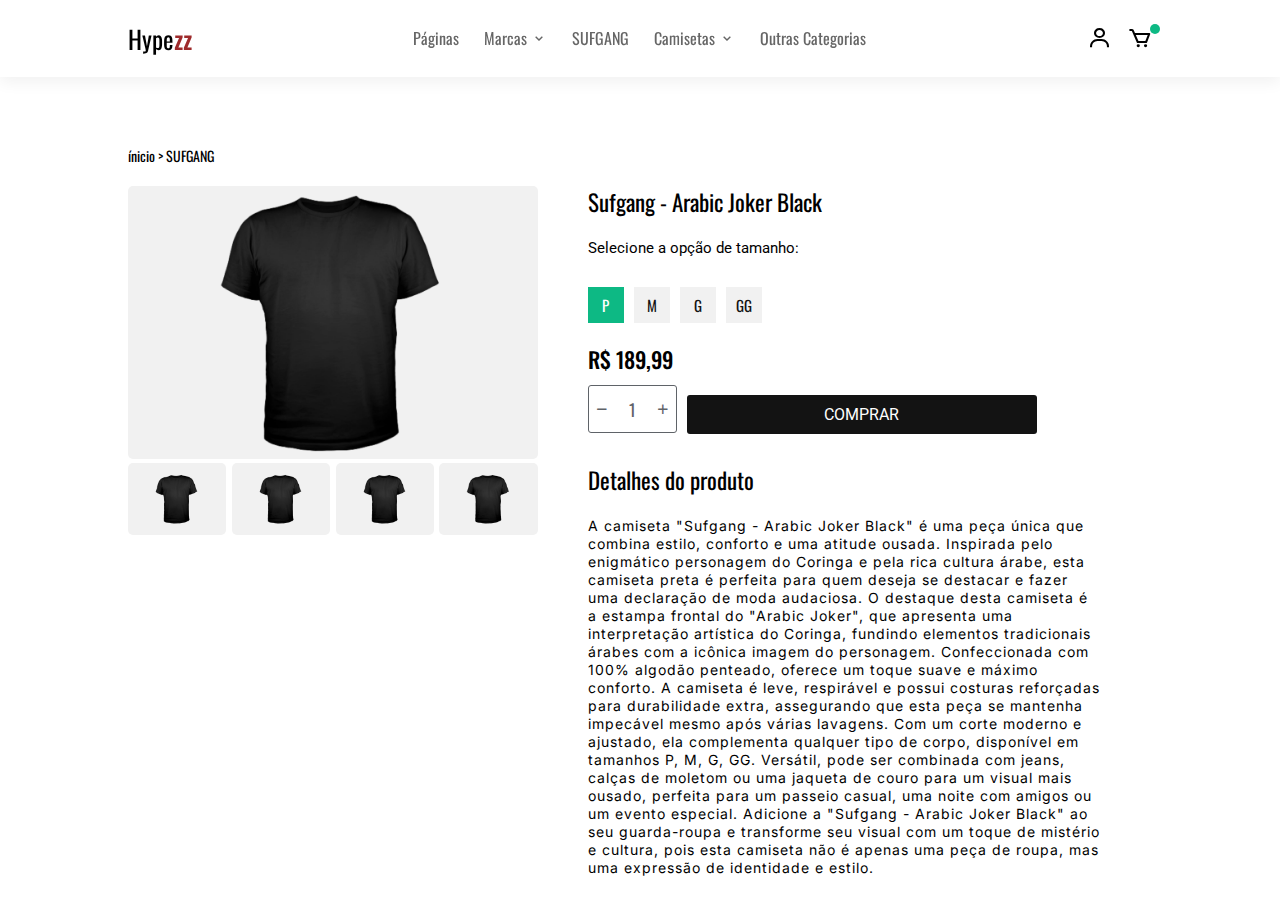
<file: details.html>
<!DOCTYPE html>
<html lang="pt-br">
  <head>
    <meta charset="UTF-8" />
    <meta name="viewport" content="width=device-width, initial-scale=1.0" />
    <title>Sufgang - Arabic Joker Black</title>
    <link rel="stylesheet" href="style.css" />
    <link rel="stylesheet" href="globals.css" />
    <link rel="stylesheet" href="details.css" />
    <link
      href="https://unpkg.com/boxicons@2.1.4/css/boxicons.min.css"
      rel="stylesheet"
    />
  </head>
  <body>
    <header>
      <a href="index.html" class="logo">Hype<span>zz</span></a>

      <nav class="nav-menu">
        <li><a href="#">páginas</a></li>
        <li>
          <a href="#">marcas <i class="bx bx-chevron-down"></i></a>
          <ul class="dropdown">
            <li><a href="#">Nike</a></li>
            <li><a href="#">Adidas</a></li>
            <li><a href="#">Puma</a></li>
          </ul>
        </li>
        <li><a href="#" id="sufgang">sufgang</a></li>
        <li>
          <a href="#">camisetas <i class="bx bx-chevron-down"></i></a>
          <ul class="dropdown">
            <li><a href="">Básicas</a></li>
            <li><a href="">Especiais</a></li>
            <li><a href="">Manga Longa</a></li>
          </ul>
        </li>
        <li><a href="#">outras categorias</a></li>
      </nav>

      <div class="nav-menu-mobile">
        <div class="close-menu-mobile">
          <a href="" id="close-menu-icon">
            <i class="bx bx-x"></i>
          </a>
        </div>
        <nav class="container">
          <ul>
            <li><a href="#">páginas</a></li>
            <li>
              <div class="categoria-pagina com-filho">
                <a href="#">marcas</a>
                <a href="" class="sub-menu-icon">&#8628;</a>
              </div>
              <ul class="dropdown">
                <li><a href="#">Nike</a></li>
                <li><a href="#">Adidas</a></li>
                <li><a href="#">Puma</a></li>
              </ul>
            </li>
            <li><a href="#" id="sufgang">sufgang</a></li>
            <li>
              <div class="categoria-pagina com-filho">
                <a href="#">camisetas</a>
                <a href="" class="sub-menu-icon">&#8628;</a>
              </div>
              <ul class="dropdown">
                <li><a href="">Básicas</a></li>
                <li><a href="">Especiais</a></li>
                <li><a href="">Manga Longa</a></li>
              </ul>
            </li>
            <li><a href="#">outras categorias</a></li>
          </ul>
        </nav>
      </div>

      <div class="nav-icon">
        <div class="menu">
          <div class="bar"></div>
          <div class="bar"></div>
          <div class="bar"></div>
        </div>
        <i class="bx bx-user"></i>
        <i class="bx bx-cart" id="cart-icon"></i>
      </div>
    </header>

    <div class="cart">
      <!-- Close cart button -->
      <i class="bx bx-x" id="close-cart"></i>
      <h2 class="cart-title">Seu carrinho</h2>
      <!-- <hr /> -->
      <div class="cart-content">
        <p class="info">
          <i class="bx bx-info-circle"></i> O carrinho de compras está vazio.
        </p>
      </div>

      <a href="" class="buy-btn disabled">Encerrar compra</a>
    </div>

    <section id="prodetails" class="section-container">
      <div class="single-pro-image">
        <h6><a href="index.html">ínicio</a> > SUFGANG</h6>

        <img
          src="./camiseta-preta-2.png"
          width="100%"
          alt="Black Shoe"
          id="zoom-image"
        />

        <div class="small-img-group">
          <div class="small-img-icon">
            <img
              src="./camiseta-preta-2.png"
              width="100%"
              class="small-img"
              alt=""
            />
          </div>
          <div class="small-img-icon">
            <img
              src="./camiseta-preta-2.png"
              width="100%"
              class="small-img"
              alt=""
            />
          </div>
          <div class="small-img-icon">
            <img
              src="./camiseta-preta-2.png"
              width="100%"
              class="small-img"
              alt=""
            />
          </div>
          <div class="small-img-icon">
            <img
              src="./camiseta-preta-2.png"
              width="100%"
              class="small-img"
              alt=""
            />
          </div>
        </div>
      </div>

      <div class="single-pro-details">
        <!-- <h6>ínicio > SUFGANG</h6> -->
        <h4>Sufgang - Arabic Joker Black</h4>
        <p>Selecione a opção de tamanho:</p>
        <ul id="sizes" class="container-sizes">
          <li class="active"><a href="">P</a></li>
          <li><a href="">M</a></li>
          <li><a href="">G</a></li>
          <li><a href="">GG</a></li>
        </ul>
        <span id="size-not-found" style="color: #e63946; display: none"
          ><i class="bx bx-info-circle"></i> Tamanho Indisponível</span
        >
        <h2>R$ 189,99</h2>
        <div class="buy-container">
          <div class="qtd-cart-container">
            <i class="bx bx-minus" id="minus"></i>
            <input value="1" min="1" id="input-quantity" />
            <i class="bx bx-plus" id="plus"></i>
          </div>
          <a id="btn-buy">Comprar</a>
        </div>
        <h4>Detalhes do produto</h4>
        <span
          >A camiseta "Sufgang - Arabic Joker Black" é uma peça única que
          combina estilo, conforto e uma atitude ousada. Inspirada pelo
          enigmático personagem do Coringa e pela rica cultura árabe, esta
          camiseta preta é perfeita para quem deseja se destacar e fazer uma
          declaração de moda audaciosa. O destaque desta camiseta é a estampa
          frontal do "Arabic Joker", que apresenta uma interpretação artística
          do Coringa, fundindo elementos tradicionais árabes com a icônica
          imagem do personagem. Confeccionada com 100% algodão penteado, oferece
          um toque suave e máximo conforto. A camiseta é leve, respirável e
          possui costuras reforçadas para durabilidade extra, assegurando que
          esta peça se mantenha impecável mesmo após várias lavagens. Com um
          corte moderno e ajustado, ela complementa qualquer tipo de corpo,
          disponível em tamanhos P, M, G, GG. Versátil, pode ser combinada com
          jeans, calças de moletom ou uma jaqueta de couro para um visual mais
          ousado, perfeita para um passeio casual, uma noite com amigos ou um
          evento especial. Adicione a "Sufgang - Arabic Joker Black" ao seu
          guarda-roupa e transforme seu visual com um toque de mistério e
          cultura, pois esta camiseta não é apenas uma peça de roupa, mas uma
          expressão de identidade e estilo.
        </span>
      </div>
    </section>

    <script>
      const sizes = document.querySelectorAll("#sizes li");
      const notSizeMsg = document.getElementById("size-not-found");
      const btnBuy = document.getElementById("btn-buy");

      // console.log(sizes);

      sizes.forEach((size) => {
        size.addEventListener("click", (e) => {
          e.preventDefault();

          if (size.children[0].innerHTML == "M") {
            notSizeMsg.style.display = "block";
            btnBuy.classList.add("disabled");
          } else {
            notSizeMsg.style.display = "none";
            btnBuy.classList.remove("disabled");
          }

          sizes.forEach((s) => s.classList.remove("active"));

          size.classList.add("active");
        });
      });

      let cartIcon = document.getElementById("cart-icon");
      let closeCartIcon = document.getElementById("close-cart");
      let cart = document.querySelector(".cart");

      cartIcon.addEventListener("click", () => {
        cart.classList.add("ativo");
      });

      closeCartIcon.addEventListener("click", () => {
        cart.classList.remove("ativo");
      });

      const plusAddCart = document.getElementById("plus");
      const minusIconCart = document.getElementById("minus");
      const cartQuantity = document.getElementById("input-quantity");

      plusAddCart.addEventListener("click", () => {
        cartQuantity.value++;
      });

      minusIconCart.addEventListener("click", () => {
        if (cartQuantity.value == 1) {
          return 1;
        }

        cartQuantity.value--;
      });
    </script>
  </body>
</html>
</file>
<file: style.css>
@import url("https://fonts.googleapis.com/css2?family=Oswald:wght@200..700&display=swap");
@import url(https://fonts.googleapis.com/css?family=Roboto:100,100italic,300,300italic,regular,italic,500,500italic,700,700italic,900,900italic);
@import url(https://fonts.googleapis.com/css?family=Inter:100,200,300,regular,500,600,700,800,900);

body {
  height: 100dvh;
  transition: all 0.4s;
}

body.transparente {
  background-color: #666;
}

header {
  display: flex;
  align-items: center;
  justify-content: space-between;
  padding: 20px 10%;
  box-shadow: 0 5px 15px rgba(0, 0, 0, 0.06);
  position: sticky;
  top: 0;
  z-index: 999;
  background-color: #ffffff;
}

header .logo {
  font-family: "Oswald";
  font-size: 25px;
  color: black;
}

header .logo span {
  color: #9e2a2b;
  font-weight: 500;
}

header .nav-menu {
  display: flex;
  gap: 25px;
  align-items: center;
}

header .nav-menu li a {
  font-family: "Oswald";
  color: #666666;
  text-transform: capitalize;
  position: relative;
  /* text-align: center; */
}

header .nav-menu li:hover ul.dropdown {
  display: block;
  text-align: center;
}

header .nav-menu ul.dropdown {
  /* width: 56px; */
  text-align: center;
  display: none;
  z-index: 999;
  position: absolute;
  background-color: #202124;
}

header .nav-menu li:hover ul.dropdown a {
  padding: 10px 50px;
  color: black;
  display: flex;
  align-items: center;
  flex-direction: column;
  background-color: #ffffff;
  /* gap: 15px; */
  font: 400 16px "Oswald";
  /* text-transform: uppercase; */
}

header .nav-menu li a:hover {
  color: #202124;
}

header .nav-menu li a::after {
  content: "";
  background-color: #0db984;
  height: 2px;
  width: 0%;
  display: block;
  transition: 0.3s;
  margin: 0 auto;
}

header .nav-menu li a:hover::after {
  width: 100%;
}

header .nav-menu li a#sufgang {
  text-transform: uppercase;
  /* font-size: 23px; */
}

header .nav-icon {
  display: flex;
  gap: 15px;
  align-items: center;
}

header .nav-icon i {
  font-size: 25px;
  font-weight: 500;
  transition: all 0.42s ease;
  cursor: pointer;
}

header .nav-icon i:hover {
  transform: scale(1.1);
  /* color: red; */
}

header .nav-icon i#cart-icon {
  position: relative;
}

header .nav-icon i#cart-icon::after {
  content: "";
  position: absolute;
  background-color: #0db984;
  width: 10px;
  height: 10px;
  top: -2px;
  right: -0.5rem;
  border-radius: 50%;
}

.cart {
  position: fixed;
  top: 0;
  right: -100%;
  padding: 20px;
  min-height: 100vh;
  background-color: #ffffff;
  width: 360px;
  z-index: 999;
  box-shadow: -2px 0 4px hsl(0 4% 15% / 10%);
  transition: all 0.2s ease-in-out;
  display: flex;
  flex-direction: column;
}

.cart .cart-content {
  flex: 1;
  margin-top: 0.5rem;
}

.cart .cart-content .item {
  padding: 10px 5px;
  display: flex;
  gap: 10px;
  font-family: Inter;
  border: 1px solid #cecece;
  border-radius: 5px;
  margin-bottom: 1rem;
}

.cart .cart-content .item .item-info {
  width: 100%;
}

.cart .cart-content .item img {
  background-color: #f1f1f1;
  /* padding: 5px; */
  border-radius: 5px;
  object-fit: contain;
}

.cart .cart-content .item .item-info h2 {
  font: 500 14px "Oswald";
}

.cart .cart-content .item .item-info p {
  font: 400 13px "Roboto";
}

.cart .cart-content .item .item-info .informations {
  margin-top: 1.1rem;
  display: flex;
  align-items: center;
  justify-content: space-between;
}

.cart .cart-content .item .item-info .informations .icon-actions i {
  font-size: 18px;
  color: red;
  cursor: pointer;
  padding: 5px;
}

.cart #info_msg {
  font: 200 12px "Inter";
  color: #3d9ccc;
  border: 1px solid #3d9ccc;
  text-align: center;
  padding: 8px;
}

.cart .cart-content-end {
  border-top: 1px solid #d1d1d1;
  display: flex;
  flex-direction: column;
  padding: 10px;
}

.cart .cart-content-end .content-price {
  display: flex;
  justify-content: space-between;
  align-items: center;
  margin: 10px 0;
  font: 400 18px "Oswald";
}

.cart .cart-content-end .content-price p {
  font-size: 20px;
}

.cart .cart-content-end .buy-btn {
  background-color: #0db984;
  text-align: center;
  font: 400 16px "Oswald";
  color: #ffffff;
  padding: 6px 0;
  text-transform: uppercase;
  border-radius: 3px;
}

.cart .cart-content-end .buy-btn.disabled {
  background-color: #202124;
  cursor: not-allowed;
  opacity: 0.5;
}

.cart.ativo {
  right: 0;
}

.cart .cart-title {
  font: 400 22px "Oswald";
  margin-bottom: 1.25rem;
}

#close-cart {
  position: absolute;
  top: 0.8rem;
  right: 1.7rem;
  padding: 3px;
  border-radius: 50%;
  /* background-color: #202124; */
  cursor: pointer;
  font-size: 25px;
  transition: all 0.2s ease-in-out;
}

#close-cart:hover {
  background-color: #f1f1f1f1;
}

.sales-container {
  display: grid;
  grid-template-columns: repeat(auto-fit, minmax(220px, auto));
  /* grid-template-columns: 200px repeat(auto-fill, 100px) 300px; */
  margin-top: 3rem;
  gap: 15px;
  place-content: center;
}

.sales-container .card-sale {
  /* background-color: #f1f1f1; */
  max-width: 250px;
  border-radius: 5px;
  cursor: pointer;
  transition: all 0.2s ease;
  /* padding: 20px; */
  /* min-height: 350px; */
  /* box-shadow: 2px 2px 4px 3px rgba(0, 0, 0, 0.1); */
  position: relative;
  overflow: hidden;
}

.sales-container .card-sale .addCart {
  padding: 10px;
  background-color: #0db984;
  /* background-color: rgba(0, 0, 0, 0.1); */
  border-radius: 5px;
  border: none;
  outline: none;
  position: absolute;
  top: 2%;
  right: 5%;
  box-shadow: 5px 3px 10px 2px rgba(0, 0, 0, 0.1);
  cursor: pointer;
  /* z-index: 2; */
  display: none;
}

.sales-container .card-sale:hover .addCart {
  display: block;
}

.sales-container .card-sale .addCart i {
  font-size: 20px;
  color: #000000;
  /* color: white; */
}

.sales-container .card-sale .about {
  position: absolute;
  bottom: -100%;
  left: 0;
  right: 0;
  /* background: linear-gradient(
    to top,
    rgba(255, 255, 255, 0.1),
    rgba(0, 0, 0, 0.2)
  ); */
  height: 50%;
  backdrop-filter: blur(1px) saturate(180%);
  display: flex;
  /* justify-content: flex-end; */
  align-items: end;
  transition: all 0.2s;
  padding: 0 20px;
}

.sales-container .card-sale:hover .about {
  bottom: 10px;
}

.sales-container .card-sale .about a {
  padding: 10px;
  background-color: #0db984;
  border-radius: 4px;
  width: 100%;
  text-align: center;
  font: 400 16px "Oswald";
  color: white;
  text-transform: uppercase;
}

.sales-container .card-sale img {
  width: 100%;
  object-fit: cover;
}

.sales-container .card-sale .card-sale-content {
  padding: 50px 20px;
  display: flex;
  flex-direction: column;
  gap: 5px;
}

.sales-container .card-sale .card-sale-content h3 {
  font: 400 16px "Roboto";
  white-space: nowrap;
  text-overflow: ellipsis;
  overflow: hidden;
}

.sales-container .card-sale .card-sale-content strong.price {
  font: 600 14px "Oswald";
  /* white-space: nowrap;
  text-overflow: ellipsis;
  overflow: hidden; */
}

.sales-container .card-sale .card-sale-content p {
  font: 400 14px "Roboto";
  color: #bdbdbd;
  /* white-space: nowrap;
  text-overflow: ellipsis;
  overflow: hidden; */
}

.sales-container .card-sale:hover {
  /* background-color: #f1f1f1; */
  box-shadow: 2px 2px 4px 5px rgba(0, 0, 0, 0.1);
}

.menu {
  cursor: pointer;
  display: none;
  @media (max-widht: 760px) {
  }
}

.menu .bar {
  display: block;
  width: 20px;
  height: 3px;
  border-radius: 3px;
  background-color: #202124;
  margin: 5px auto;
  transition: all 0.3s;
}

.nav-menu-mobile {
  position: fixed;
  top: 0;
  left: -100%;
  min-height: 100vh;
  /* width: 75vw; */
  width: 300px;
  background-color: #ffffff;
  box-shadow: 2px 0 4px hsl(0 4% 15% / 10%);
  z-index: 999;
  transition: all 0.4s;
  padding: 1.2rem 1.5rem;
}

.nav-menu-mobile.menu-visible {
  left: 0;
}

.nav-menu-mobile.menu-visible ~ body {
  background-color: #666666;
}

.nav-menu-mobile ul {
  display: flex;
  flex-direction: column;
  gap: 10px;
}

.nav-menu-mobile li a {
  font: 400 18px "Oswald";
  color: #000000;
  text-transform: capitalize;
  display: block;
}

.nav-menu-mobile .categoria-pagina {
  display: flex;
  align-items: center;
  justify-content: space-between;
}

.nav-menu-mobile ul li .dropdown {
  display: none;
  transition: all 0.4s ease;
  margin-top: 0.5rem;
}

.nav-menu-mobile ul li .dropdown.ativo {
  display: flex;
  transition: all 0.4s ease;
}

.nav-menu-mobile ul li .dropdown li a {
  font: 500 14px "Inter";
  /* display: block; */
  /* position: absolute; */
}

.nav-menu-mobile ul li .dropdown li a:hover {
  opacity: 0.5;
}

@media (max-width: 780px) {
  header .nav-menu {
    display: none;
  }

  .menu {
    display: block;
  }
}

.nav-menu-mobile .container {
  position: relative;
}

.nav-menu-mobile .close-menu-mobile {
  position: absolute;
  left: 100%;
  top: 0;
}

.nav-menu-mobile .close-menu-mobile #close-menu-icon {
  padding: 10px;
  background-color: #ffffff;
  display: flex;
  align-items: center;
  justify-content: center;
}

.nav-menu-mobile .close-menu-mobile #close-menu-icon i {
  font-size: 25px;
  color: black;
}

/* newsletter styles */
.section-container.newsletter .container {
  display: flex;
  gap: 15px;
  align-items: center;
}

.section-container.newsletter .container p {
  font-family: "Roboto";
  color: #808080;
  max-width: 150px;
}

.section-container.newsletter .container input {
  padding: 15px 15px;
  width: 300px;
  border: none;
  outline: none;
  border-radius: 5px;
  font-family: Roboto;
  font-size: 14px;
}

.section-container.newsletter .container a {
  background-color: #5f6368;
  padding: 15px 20px;
  color: #ffffff;
  border-radius: 5px !important;
  font-family: Roboto;
  font-size: 14px;
}
</file>
<file: globals.css>
* {
  margin: 0;
  padding: 0;
  box-sizing: border-box;
  list-style: none;
  text-decoration: none;
}

.section-container {
  padding: 3% 10%;
}

a:visited {
  color: inherit; /* ou qualquer cor que você prefira */
  text-decoration: none; /* remove o sublinhado */
}
</file>
<file: details.css>
@import url(https://fonts.googleapis.com/css?family=Montserrat:100,200,300,regular,500,600,700,800,900,100italic,200italic,300italic,italic,500italic,600italic,700italic,800italic,900italic);

.section-container .single-pro-image {
  width: 40%;
  margin-right: 50px;
}

#prodetails {
  display: flex;
  margin-top: 20px;
}

.single-pro-image > img {
  background-color: #f1f1f1;
  border-radius: 5px;
}

.small-img-group {
  display: flex;
  align-items: center;
  justify-content: space-between;
  /* margin-top: 20px; */
}

.small-img-group img {
  background-color: #f1f1f1;
  border-radius: 5px;
  padding: 10px;
}

.small-img-icon {
  flex-basis: 24%;
  cursor: pointer;
}

#prodetails .single-pro-details {
  width: 50%;
  padding-top: 30px;
}

#prodetails .single-pro-image > h6 {
  font: 400 14px "Oswald";
  padding: 10px 0 20px 0;
}

#prodetails .single-pro-image > h6 a {
  font: 400 14px "Oswald";
  color: #000000;
  /* padding: 10px 0 20px 0; */
  transition: all 0.4s;
}

#prodetails .single-pro-image > h6 a:hover {
  opacity: 0.6;
}

#prodetails .single-pro-details h4 {
  font: 400 23px "Oswald";
  padding: 20px 0 20px 0;
}

#prodetails .single-pro-details h2 {
  font: 500 22px "Oswald";
}

#prodetails .single-pro-details p {
  font: 400 15px "Roboto";
}

#prodetails .single-pro-details .container-sizes {
  display: flex;
  gap: 10px;
  padding: 30px 0 20px 0;
}

#prodetails .single-pro-details .container-sizes li {
  min-width: 36px;
  min-height: 36px;
  /* border-radius: 5px; */
  display: flex;
  align-items: center;
  justify-content: center;
  cursor: pointer;
  background-color: #f1f1f1;
  transition: all 0.43s;
  /* opacity: 0.5; */
}

#prodetails .single-pro-details .container-sizes li.active {
  background-color: #0db984;
}

#prodetails .single-pro-details .container-sizes li.active a {
  color: #ffffff;
}

#prodetails .single-pro-details .container-sizes li a {
  /* color: white; */
  color: #131313;
  font: 400 15px "Oswald";
}

#prodetails .single-pro-details .qtd-cart-container {
  border: 1px solid #5f6368;
  display: flex;
  align-items: center;
  padding: 5px 0;
  cursor: pointer;
  margin-bottom: 10px;
  border-radius: 3px;
}

#prodetails .single-pro-details .qtd-cart-container i {
  cursor: pointer;
  padding: 10px 5px;
  transition: all 0.42s;
  color: #5f6368;
  /* background-color: #f1f1f1; */
}

#prodetails .single-pro-details .buy-container {
  display: flex;
  align-items: center;
  gap: 10px;
  margin-top: 10px;
}

#prodetails .single-pro-details .qtd-cart-container input {
  height: 30px;
  width: 35px;
  outline: none;
  border: none;
  font-size: 17px;
  font-family: "Oswald";
  text-align: center;
  color: #5f6368;
  pointer-events: none;
  padding: 0;
}

#prodetails .single-pro-details input:focus {
  background-color: #f1f1f1;
}

#prodetails .single-pro-details .buy-container > a {
  padding: 10px;
  width: 350px;
  background-color: #131313;
  color: white;
  text-align: center;
  font: 400 16px "Roboto";
  border-radius: 3px;
  cursor: pointer;
  text-transform: uppercase;
}

#prodetails .single-pro-details .buy-container > a.disabled {
  color: white;
  cursor: not-allowed;
  opacity: 0.3;
}

#prodetails .single-pro-details > a i {
  margin-right: 10px;
}

#prodetails .single-pro-details span {
  /* line-height: 50px; */
  letter-spacing: 1px;
  font: 400 14px "Inter";
  /* color: #808080; */
}

@media (max-width: 780px) {
  #prodetails {
    flex-direction: column;
    align-items: center;
  }

  #prodetails .single-pro-details {
    width: auto;
  }

  #prodetails .single-pro-image {
    width: auto;
    margin: 0;
  }

  #prodetails .single-pro-details .buy-container {
    flex-direction: column;
    align-items: start;
  }
  #prodetails .single-pro-details .buy-container .qtd-cart-container {
    margin: 0;
  }
  #prodetails .single-pro-details .buy-container .qtd-cart-container #btn-buy {
    width: 100%;
  }
}
</file>
